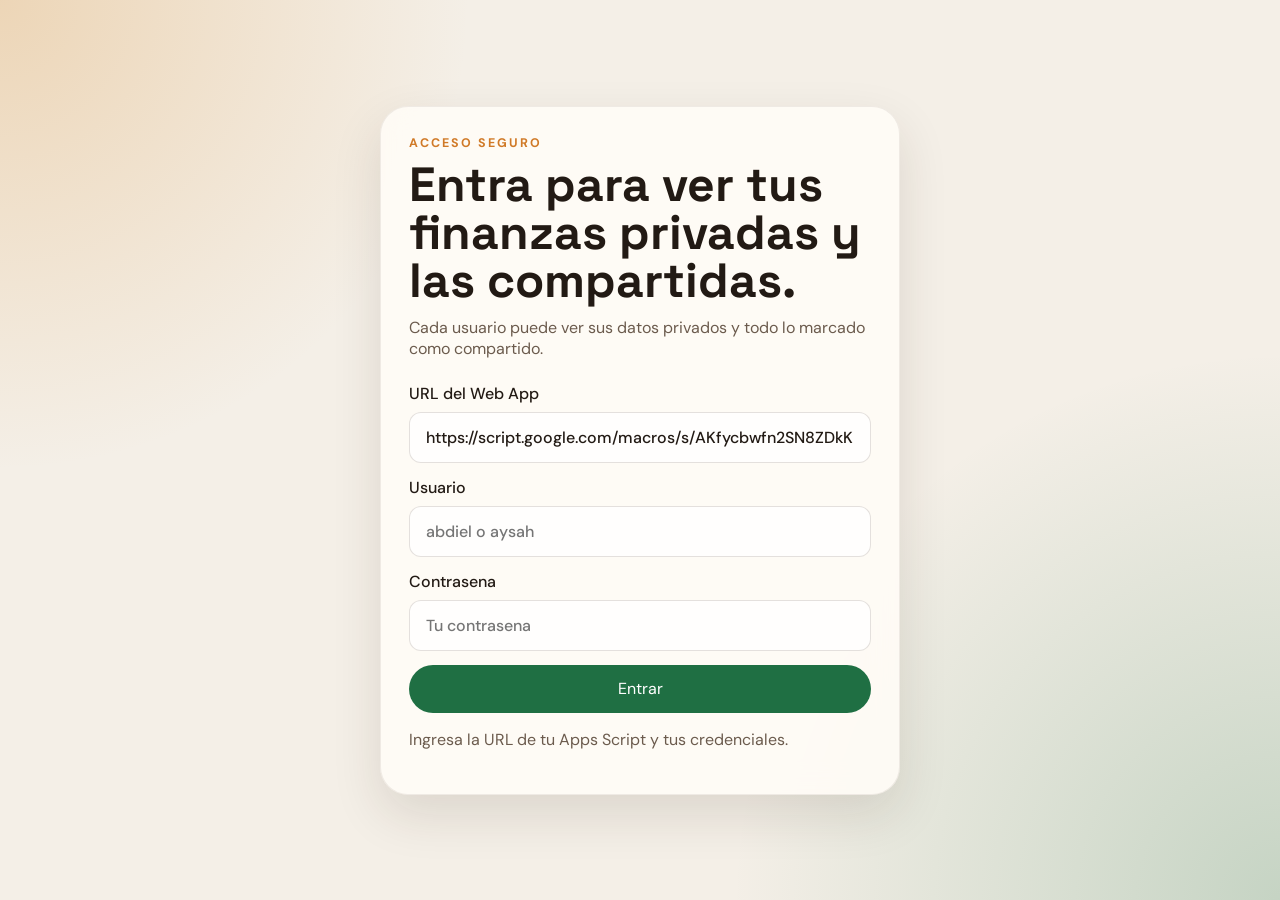
<file: index.html>
<!DOCTYPE html>
<html lang="es">
<head>
  <meta charset="UTF-8">
  <meta name="viewport" content="width=device-width, initial-scale=1.0">
  <title>Mis Finanzas</title>
  <link rel="preconnect" href="https://fonts.googleapis.com">
  <link rel="preconnect" href="https://fonts.gstatic.com" crossorigin>
  <link href="https://fonts.googleapis.com/css2?family=Space+Grotesk:wght@400;500;700&family=DM+Sans:wght@400;500;700&display=swap" rel="stylesheet">
  <link rel="stylesheet" href="./styles.css">
</head>
<body>
  <section id="authView" class="auth-screen">
    <div class="auth-card">
      <p class="eyebrow">Acceso seguro</p>
      <h1>Entra para ver tus finanzas privadas y las compartidas.</h1>
      <p class="auth-copy">
        Cada usuario puede ver sus datos privados y todo lo marcado como compartido.
      </p>

      <form id="loginForm" class="stack-form">
        <label>
          URL del Web App
          <input id="apiUrl" name="apiUrl" type="url" placeholder="https://script.google.com/macros/s/tu-id/exec" required>
        </label>

        <label>
          Usuario
          <input name="username" type="text" placeholder="abdiel o aysah" required>
        </label>

        <label>
          Contrasena
          <input name="password" type="password" placeholder="Tu contrasena" required>
        </label>

        <button type="submit" class="btn btn-primary">Entrar</button>
      </form>

      <p id="authStatus" class="status-message">Ingresa la URL de tu Apps Script y tus credenciales.</p>
    </div>
  </section>

  <div id="appView" class="app-view is-hidden">
    <div class="page-shell">
      <header class="hero">
        <div class="hero-copy-block">
          <p class="eyebrow">Mis Finanzas</p>
          <h1>Controla lo tuyo y lo compartido en un solo lugar.</h1>
          <p class="hero-copy">
            Tu panel muestra solo tus movimientos privados y todo lo compartido con tu pareja.
          </p>
        </div>

        <div class="hero-card">
          <p class="hero-card-label">Sesion actual</p>
          <strong id="heroBalance">$0.00</strong>
          <span id="heroStatus">Sincronizando tu informacion.</span>
          <div class="hero-user">
            <span id="sessionUserBadge" class="user-badge">-</span>
            <button id="logoutButton" type="button" class="btn btn-ghost">Salir</button>
          </div>
        </div>
      </header>

      <main class="layout">
        <section class="panel panel-summary">
          <div class="section-title">
            <h2>Resumen del mes</h2>
            <p>Solo se muestran tus datos privados y todo lo compartido.</p>
          </div>

          <div class="summary-grid">
            <article class="metric-card income">
              <span>Ingresos</span>
              <strong id="incomeTotal">$0.00</strong>
            </article>
            <article class="metric-card expense">
              <span>Gastos</span>
              <strong id="expenseTotal">$0.00</strong>
            </article>
            <article class="metric-card balance">
              <span>Balance</span>
              <strong id="balanceTotal">$0.00</strong>
            </article>
            <article class="metric-card count">
              <span>Ahorro</span>
              <strong id="savingTotal">$0.00</strong>
            </article>
          </div>
        </section>

        <section class="panel panel-form">
          <div class="section-title">
            <h2>Nuevo movimiento</h2>
            <p>El registro se guarda a tu nombre y puedes elegir si sera privado o compartido.</p>
          </div>

          <form id="movementForm" class="grid-form">
            <label>
              Fecha
              <input name="fecha" type="date" required>
            </label>

            <label>
              Tipo
              <select name="tipo" required>
                <option value="GASTO">Gasto</option>
                <option value="INGRESO">Ingreso</option>
                <option value="TRANSFERENCIA">Transferencia</option>
              </select>
            </label>

            <label>
              Alcance
              <select name="scope" required>
                <option value="PRIVADO">Privado</option>
                <option value="COMPARTIDO">Compartido</option>
              </select>
            </label>

            <label>
              Cuenta
              <select name="cuenta" required></select>
            </label>

            <label>
              Categoria
              <select name="categoria" required></select>
            </label>

            <label>
              Metodo de pago
              <select name="metodo_pago" required></select>
            </label>

            <label>
              Monto
              <input name="monto" type="number" min="0.01" step="0.01" placeholder="0.00" required>
            </label>

            <label>
              Recurrente
              <select name="recurrente">
                <option value="NO">No</option>
                <option value="SI">Si</option>
              </select>
            </label>

            <label class="full-width">
              Descripcion
              <input name="descripcion" type="text" maxlength="120" placeholder="Ej. supermercado, gasolina, salario, ahorro del mes">
            </label>

            <button type="submit" class="btn btn-primary full-width">Guardar movimiento</button>
          </form>
        </section>

        <section class="panel panel-filters">
          <div class="section-title">
            <h2>Filtros</h2>
            <p>Explora tus movimientos por mes, categoria y alcance.</p>
          </div>

          <form id="filtersForm" class="filters-grid">
            <label>
              Mes
              <input name="mes" type="month">
            </label>

            <label>
              Alcance
              <select name="scope">
                <option value="">Todos</option>
                <option value="PRIVADO">Privado</option>
                <option value="COMPARTIDO">Compartido</option>
              </select>
            </label>

            <label>
              Categoria
              <select name="categoria">
                <option value="">Todas</option>
              </select>
            </label>
          </form>
        </section>

        <section class="panel panel-table">
          <div class="section-title">
            <h2>Movimientos</h2>
            <p>Historial visible para tu usuario.</p>
          </div>

          <div class="table-wrapper">
            <table>
              <thead>
                <tr>
                  <th>Fecha</th>
                  <th>Tipo</th>
                  <th>Alcance</th>
                  <th>Registrado por</th>
                  <th>Categoria</th>
                  <th>Cuenta</th>
                  <th>Metodo</th>
                  <th>Descripcion</th>
                  <th>Monto</th>
                </tr>
              </thead>
              <tbody id="movementsTable"></tbody>
            </table>
          </div>
        </section>

        <section class="panel panel-savings">
          <div class="section-title">
            <h2>Metas de ahorro</h2>
            <p>Crea metas privadas o compartidas segun corresponda.</p>
          </div>

          <form id="savingGoalForm" class="goal-form">
            <label>
              Meta
              <input name="meta" type="text" maxlength="80" placeholder="Ej. Fondo de emergencia" required>
            </label>

            <label>
              Alcance
              <select name="scope" required>
                <option value="PRIVADO">Privado</option>
                <option value="COMPARTIDO">Compartido</option>
              </select>
            </label>

            <label>
              Objetivo
              <input name="objetivo_monto" type="number" min="0.01" step="0.01" placeholder="0.00" required>
            </label>

            <label>
              Fecha objetivo
              <input name="fecha_objetivo" type="date" required>
            </label>

            <button type="submit" class="btn btn-primary">Agregar meta</button>
          </form>

          <div id="savingsGoals" class="goals-grid"></div>
        </section>
      </main>
    </div>
  </div>

  <template id="movementRowTemplate">
    <tr>
      <td data-field="fecha" data-label="Fecha"></td>
      <td data-field="tipo" data-label="Tipo"></td>
      <td data-field="scope" data-label="Alcance"></td>
      <td data-field="owner" data-label="Registrado por"></td>
      <td data-field="categoria" data-label="Categoria"></td>
      <td data-field="cuenta" data-label="Cuenta"></td>
      <td data-field="metodo_pago" data-label="Metodo"></td>
      <td data-field="descripcion" data-label="Descripcion"></td>
      <td data-field="monto" data-label="Monto"></td>
    </tr>
  </template>

  <template id="goalCardTemplate">
    <article class="goal-card">
      <div class="goal-head">
        <div>
          <span data-field="scope" class="goal-person"></span>
          <h3 data-field="meta"></h3>
        </div>
        <strong data-field="owner"></strong>
      </div>
      <p class="goal-date">Meta para <span data-field="fecha_objetivo"></span></p>
      <div class="goal-bar">
        <span data-field="progressFill"></span>
      </div>
      <p class="goal-values">
        Ahorrado: <strong data-field="saldo_actual"></strong> de <strong data-field="objetivo_monto"></strong>
      </p>
      <div class="goal-actions">
        <button type="button" class="btn btn-secondary" data-action="toggle-contribution">Anadir aporte</button>
        <button type="button" class="btn btn-ghost" data-action="delete-goal">Eliminar meta</button>
      </div>
      <form class="goal-contribution-form is-hidden" data-role="contribution-form">
        <label>
          Nuevo aporte
          <input type="number" name="amount" min="0.01" step="0.01" placeholder="0.00" required>
        </label>
        <button type="submit" class="btn btn-primary">Guardar aporte</button>
      </form>
    </article>
  </template>

  <script src="./config.js"></script>
  <script src="./app.js"></script>
</body>
</html>
</file>
<file: styles.css>
:root {
  --bg: #f4efe7;
  --bg-accent: radial-gradient(circle at top left, rgba(223, 166, 93, 0.35), transparent 30%),
    radial-gradient(circle at bottom right, rgba(33, 115, 70, 0.22), transparent 35%);
  --panel: rgba(255, 252, 247, 0.9);
  --panel-border: rgba(65, 48, 34, 0.08);
  --text: #221a14;
  --muted: #6b5b4d;
  --primary: #1f6f43;
  --primary-dark: #155030;
  --accent: #d07a28;
  --danger: #b84533;
  --info: #2667a8;
  --shadow: 0 20px 50px rgba(53, 35, 16, 0.12);
  --radius-lg: 28px;
  --radius-md: 18px;
  --radius-sm: 12px;
}

* {
  box-sizing: border-box;
}

body {
  margin: 0;
  min-height: 100vh;
  font-family: "DM Sans", sans-serif;
  color: var(--text);
  background: var(--bg);
  background-image: var(--bg-accent);
  -webkit-text-size-adjust: 100%;
}

.is-hidden {
  display: none !important;
}

.auth-screen {
  min-height: 100vh;
  display: grid;
  place-items: center;
  padding: 24px;
}

.auth-card {
  width: min(100%, 520px);
  border: 1px solid var(--panel-border);
  background: var(--panel);
  backdrop-filter: blur(14px);
  box-shadow: var(--shadow);
  border-radius: var(--radius-lg);
  padding: 28px;
}

.auth-card h1 {
  font-family: "Space Grotesk", sans-serif;
  font-size: clamp(2rem, 6vw, 3rem);
  line-height: 1;
  margin: 0;
}

.auth-copy {
  color: var(--muted);
  margin: 12px 0 24px;
}

.app-view {
  min-height: 100vh;
}

button,
input,
select {
  font: inherit;
}

.page-shell {
  width: min(1240px, calc(100% - 32px));
  margin: 0 auto;
  padding: 36px 0 48px;
}

.hero-copy-block {
  min-width: 0;
}

.hero {
  display: grid;
  grid-template-columns: 1.5fr 0.9fr;
  gap: 20px;
  align-items: stretch;
  margin-bottom: 24px;
}

.hero h1,
.section-title h2,
.goal-card h3 {
  font-family: "Space Grotesk", sans-serif;
  margin: 0;
}

.hero h1 {
  font-size: clamp(2.2rem, 5vw, 4rem);
  line-height: 0.97;
  max-width: 11ch;
}

.eyebrow {
  margin: 0 0 10px;
  color: var(--accent);
  text-transform: uppercase;
  letter-spacing: 0.16em;
  font-size: 0.78rem;
  font-weight: 700;
}

.hero-copy,
.section-title p,
.status-message,
.metric-card p,
.goal-date,
.goal-values,
.goal-empty {
  color: var(--muted);
}

.hero-card,
.panel,
.goal-card {
  border: 1px solid var(--panel-border);
  background: var(--panel);
  backdrop-filter: blur(14px);
  box-shadow: var(--shadow);
}

.hero-card {
  border-radius: var(--radius-lg);
  padding: 28px;
  display: flex;
  flex-direction: column;
  justify-content: center;
  gap: 10px;
}

.hero-card-label,
.goal-person {
  margin: 0;
  text-transform: uppercase;
  font-size: 0.78rem;
  letter-spacing: 0.12em;
  color: var(--muted);
}

.hero-card strong {
  font-family: "Space Grotesk", sans-serif;
  font-size: clamp(2rem, 4vw, 3rem);
}

.hero-user {
  display: flex;
  gap: 10px;
  align-items: center;
  margin-top: 6px;
  flex-wrap: wrap;
}

.user-badge {
  display: inline-flex;
  align-items: center;
  justify-content: center;
  min-height: 40px;
  padding: 8px 14px;
  border-radius: 999px;
  background: rgba(31, 111, 67, 0.12);
  color: var(--primary);
  font-weight: 700;
}

.layout {
  display: grid;
  grid-template-columns: repeat(12, 1fr);
  gap: 20px;
}

.panel {
  border-radius: var(--radius-lg);
  padding: 24px;
  min-width: 0;
}

.panel-config {
  grid-column: span 4;
}

.panel-summary {
  grid-column: span 12;
}

.panel-form,
.panel-table,
.panel-savings {
  grid-column: span 12;
}

.panel-filters {
  grid-column: span 12;
}

.section-title {
  margin-bottom: 20px;
}

.section-title p {
  margin: 8px 0 0;
}

.stack-form,
.grid-form,
.filters-grid,
.goal-form {
  display: grid;
  gap: 14px;
}

.grid-form {
  grid-template-columns: repeat(4, minmax(0, 1fr));
}

.filters-grid {
  grid-template-columns: repeat(3, minmax(0, 1fr));
}


.goal-form {
  grid-template-columns: 2fr 1fr 1fr 1fr auto;
  align-items: end;
}

label {
  display: grid;
  gap: 8px;
  font-weight: 500;
}

input,
select {
  width: 100%;
  min-width: 0;
  border: 1px solid rgba(65, 48, 34, 0.14);
  border-radius: var(--radius-sm);
  background: rgba(255, 255, 255, 0.75);
  padding: 14px 16px;
  color: var(--text);
}

input:focus,
select:focus {
  outline: 2px solid rgba(31, 111, 67, 0.2);
  border-color: var(--primary);
}

.full-width {
  grid-column: 1 / -1;
}

.config-actions {
  display: flex;
  gap: 10px;
  margin-top: 14px;
  flex-wrap: wrap;
}

.btn {
  border: none;
  border-radius: 999px;
  padding: 13px 18px;
  min-height: 48px;
  cursor: pointer;
  transition: transform 160ms ease, background 160ms ease;
}

.btn:hover {
  transform: translateY(-1px);
}

.btn-primary {
  background: var(--primary);
  color: #fff;
}

.btn-primary:hover {
  background: var(--primary-dark);
}

.btn-secondary {
  background: rgba(31, 111, 67, 0.12);
  color: var(--primary);
}

.btn-ghost {
  background: rgba(208, 122, 40, 0.12);
  color: #9a581d;
}

.summary-grid {
  display: grid;
  grid-template-columns: repeat(4, minmax(0, 1fr));
  gap: 16px;
}

.metric-card {
  border-radius: var(--radius-md);
  padding: 18px;
  min-height: 150px;
  display: grid;
  align-content: space-between;
  gap: 12px;
}

.metric-card span {
  color: var(--muted);
}

.metric-card strong {
  font-family: "Space Grotesk", sans-serif;
  font-size: clamp(1.6rem, 3vw, 2.3rem);
  display: block;
  line-height: 1.05;
  overflow-wrap: anywhere;
  word-break: break-word;
}

.metric-card.income {
  background: rgba(31, 111, 67, 0.1);
}

.metric-card.expense {
  background: rgba(184, 69, 51, 0.12);
}

.metric-card.balance {
  background: rgba(208, 122, 40, 0.12);
}

.metric-card.count {
  background: rgba(38, 103, 168, 0.12);
}

.table-wrapper {
  overflow-x: auto;
  -webkit-overflow-scrolling: touch;
}

table {
  width: 100%;
  border-collapse: collapse;
}

th,
td {
  padding: 14px 10px;
  text-align: left;
  border-bottom: 1px solid rgba(65, 48, 34, 0.08);
  vertical-align: top;
}

th {
  color: var(--muted);
  font-size: 0.9rem;
}

tbody tr:last-child td {
  border-bottom: none;
}

.chip-income,
.chip-expense,
.chip-transfer,
.chip-private {
  display: inline-flex;
  align-items: center;
  justify-content: center;
  border-radius: 999px;
  padding: 6px 10px;
  font-size: 0.82rem;
  font-weight: 700;
}

.chip-income {
  background: rgba(31, 111, 67, 0.14);
  color: var(--primary);
}

.chip-expense {
  background: rgba(184, 69, 51, 0.14);
  color: var(--danger);
}

.chip-transfer {
  background: rgba(38, 103, 168, 0.14);
  color: var(--info);
}

.chip-private {
  background: rgba(34, 26, 20, 0.1);
  color: var(--text);
}

.amount-income {
  color: var(--primary);
  font-weight: 700;
}

.amount-expense {
  color: var(--danger);
  font-weight: 700;
}

.amount-transfer {
  color: var(--info);
  font-weight: 700;
}

.goals-grid {
  display: grid;
  grid-template-columns: repeat(2, minmax(0, 1fr));
  gap: 16px;
  margin-top: 20px;
}

.goal-card {
  border-radius: var(--radius-md);
  padding: 20px;
}

.goal-head {
  display: flex;
  justify-content: space-between;
  gap: 16px;
  align-items: start;
}

.goal-head strong {
  font-family: "Space Grotesk", sans-serif;
  font-size: 1.5rem;
}

.goal-date,
.goal-values {
  margin: 14px 0 0;
}

.goal-actions {
  display: flex;
  gap: 10px;
  margin-top: 18px;
  flex-wrap: wrap;
}

.goal-actions .btn {
  width: auto;
}

.goal-contribution-form {
  display: grid;
  grid-template-columns: 1fr auto;
  gap: 10px;
  margin-top: 14px;
  align-items: end;
}

.goal-contribution-form label {
  margin: 0;
}

.goal-bar {
  height: 12px;
  margin-top: 18px;
  border-radius: 999px;
  background: rgba(34, 26, 20, 0.08);
  overflow: hidden;
}

.goal-bar span {
  display: block;
  height: 100%;
  width: 0;
  background: linear-gradient(90deg, var(--primary), var(--accent));
  border-radius: inherit;
}

.goal-empty {
  padding: 18px;
  border-radius: var(--radius-md);
  background: rgba(255, 255, 255, 0.45);
}

@media (max-width: 1100px) {
  .page-shell {
    width: min(980px, calc(100% - 24px));
    padding: 28px 0 40px;
  }

  .grid-form {
    grid-template-columns: repeat(2, minmax(0, 1fr));
  }

  .goal-form {
    grid-template-columns: repeat(2, minmax(0, 1fr));
  }

  .summary-grid {
    grid-template-columns: repeat(2, minmax(0, 1fr));
  }
}

@media (max-width: 920px) {
  .hero,
  .layout,
  .summary-grid,
  .grid-form,
  .filters-grid,
  .goal-form,
  .goals-grid {
    grid-template-columns: 1fr;
  }

  .panel-config,
  .panel-summary,
  .panel-form,
  .panel-filters,
  .panel-table,
  .panel-savings {
    grid-column: auto;
  }

  .hero {
    gap: 16px;
  }

  .hero h1 {
    max-width: none;
  }

  .panel {
    padding: 20px;
  }

  .config-actions {
    display: grid;
    grid-template-columns: 1fr 1fr;
  }
}

@media (max-width: 640px) {
  .page-shell {
    width: calc(100% - 20px);
    padding: 18px 0 28px;
  }

  .hero {
    margin-bottom: 18px;
  }

  .hero-card,
  .panel {
    border-radius: 22px;
  }

  .hero-card {
    padding: 22px;
  }

  .panel {
    padding: 16px;
  }

  .hero h1 {
    font-size: clamp(1.9rem, 9vw, 2.6rem);
  }

  .section-title {
    margin-bottom: 16px;
  }

  .config-actions,
  .grid-form,
  .filters-grid,
  .goal-form,
  .summary-grid,
  .goals-grid {
    grid-template-columns: 1fr;
  }

  .stack-form,
  .grid-form,
  .filters-grid,
  .goal-form {
    gap: 12px;
  }

  .btn {
    width: 100%;
  }

  .metric-card {
    min-height: auto;
    padding: 16px;
  }

  .goal-card {
    padding: 16px;
  }

  .goal-head {
    flex-direction: column;
    align-items: flex-start;
  }

  .auth-screen {
    padding: 16px;
  }

  .auth-card {
    padding: 20px;
    border-radius: 22px;
  }

  .hero-user {
    display: grid;
    grid-template-columns: 1fr;
  }

  .goal-actions,
  .goal-contribution-form {
    display: grid;
    grid-template-columns: 1fr;
  }

  .table-wrapper {
    overflow: visible;
  }

  table,
  thead,
  tbody,
  tr,
  td {
    display: block;
    width: 100%;
  }

  thead {
    display: none;
  }

  tbody {
    display: grid;
    gap: 12px;
  }

  tbody tr {
    border: 1px solid rgba(65, 48, 34, 0.08);
    border-radius: 18px;
    background: rgba(255, 255, 255, 0.55);
    padding: 10px 12px;
  }

  tbody td {
    border-bottom: none;
    padding: 8px 0;
    display: grid;
    grid-template-columns: 92px 1fr;
    gap: 12px;
    align-items: start;
  }

  tbody td::before {
    content: attr(data-label);
    color: var(--muted);
    font-size: 0.82rem;
    font-weight: 700;
    text-transform: uppercase;
    letter-spacing: 0.06em;
  }
}

@media (max-width: 420px) {
  .page-shell {
    width: calc(100% - 16px);
  }

  .hero-card strong,
  .metric-card strong {
    word-break: break-word;
  }

  tbody td {
    grid-template-columns: 1fr;
    gap: 6px;
  }
}
</file>
